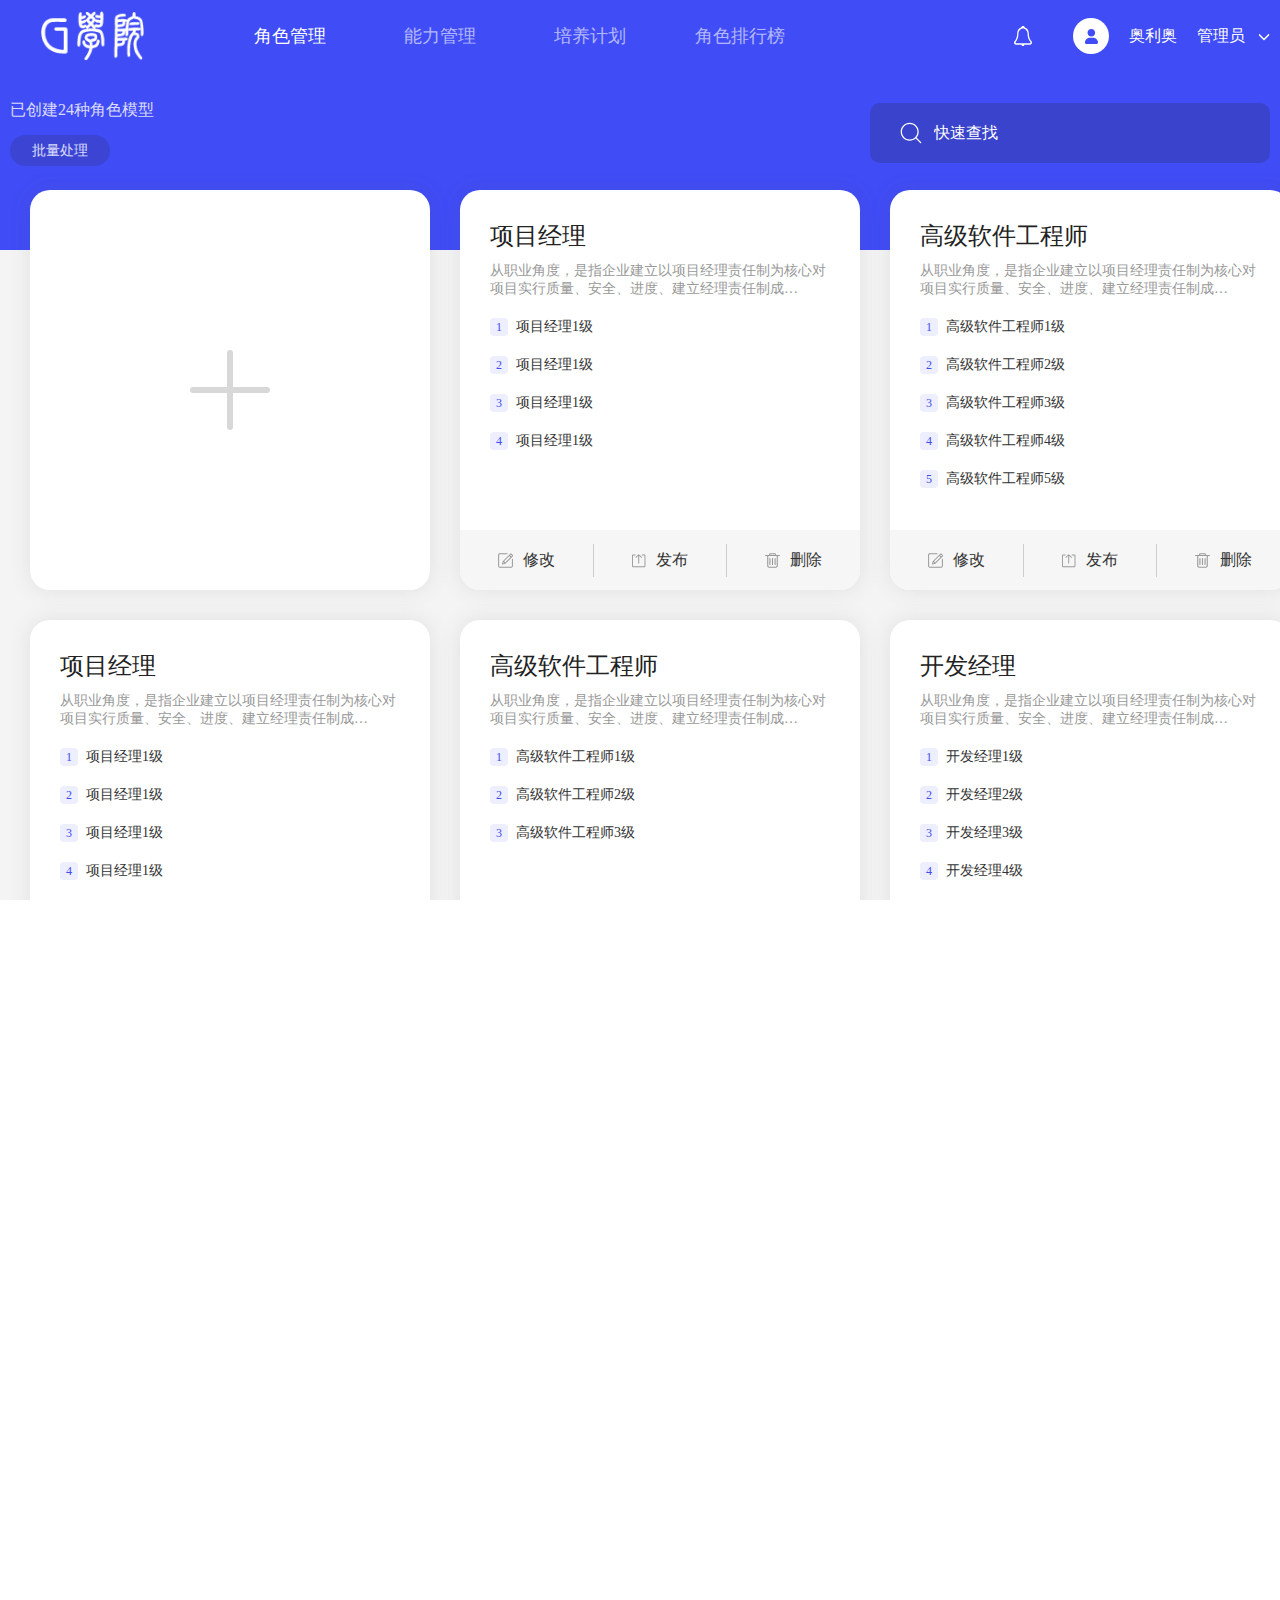
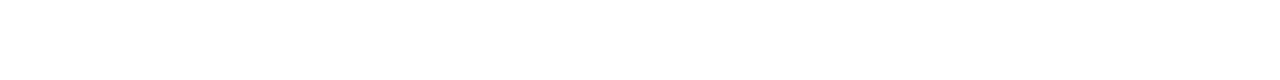
<file: demo1/index.html>
<!DOCTYPE html>
<html lang="en">
<head>
  <meta charset="UTF-8">
  <title>Title</title>
  <link href="./css/base.css" rel="stylesheet">
  <link href="./css/index.css" rel="stylesheet">
</head>
<body class="app">
<div class="g-header">
  <div class="m-con">
    <div class="m-top">
      <div class="u-logo"></div>
      <div class="u-nav">
        <span class="f-on">角色管理</span>
        <span>能力管理</span>
        <span>培养计划</span>
        <span>角色排行榜</span>
      </div>
      <div class="u-user">
        <div class="u-left">
          <span></span>
        </div>
        <div class="u-middle">
          <span></span>
          <span>奥利奥</span>
        </div>
        <div class="u-right">
          <span>管理员</span>
        </div>
      </div>
    </div>
    <div class="m-bottom">
      <div class="u-left">
        <span>已创建24种角色模型</span>
        <span>批量处理</span>
      </div>
      <div class="u-right">
        <input type="text" placeholder="快速查找">
      </div>
    </div>
  </div>
</div>
<div class="g-body">
  <div class="m-con">
    <div class="m-list">
      <div class="u-item u-add">
        <span></span>
      </div>
      <div class="u-item">
        <div class="u-tit">
          <dl>
            <dt>
              <span>项目经理</span>
            </dt>
            <dd>
              <span>从职业角度，是指企业建立以项目经理责任制为核心对项目实行质量、安全、进度、建立经理责任制成…</span>
            </dd>
          </dl>
          <ul>
            <li>
              <span>1</span>
              <span>项目经理1级</span>
            </li>
            <li>
              <span>2</span>
              <span>项目经理1级</span>
            </li>
            <li>
              <span>3</span>
              <span>项目经理1级</span>
            </li>
            <li>
              <span>4</span>
              <span>项目经理1级</span>
            </li>
          </ul>
        </div>
        <div class="u-con">
          <div class="u-btn">
            <img src="./img/icon-update.svg" alt="">
            <span>修改</span>
          </div>
          <div class="u-btn">
            <img src="./img/icon-issue.svg" alt="">
            <span>发布</span>
          </div>
          <div class="u-btn">
            <img src="./img/icon-delete.svg" alt="">
            <span>删除</span>
          </div>
        </div>
      </div>
      <div class="u-item">
        <div class="u-tit">
          <dl>
            <dt>
              <span>高级软件工程师</span>
            </dt>
            <dd>
              <span>从职业角度，是指企业建立以项目经理责任制为核心对项目实行质量、安全、进度、建立经理责任制成…</span>
            </dd>
          </dl>
          <ul>
            <li>
              <span>1</span>
              <span>高级软件工程师1级</span>
            </li>
            <li>
              <span>2</span>
              <span>高级软件工程师2级</span>
            </li>
            <li>
              <span>3</span>
              <span>高级软件工程师3级</span>
            </li>
            <li>
              <span>4</span>
              <span>高级软件工程师4级</span>
            </li>
            <li>
              <span>5</span>
              <span>高级软件工程师5级</span>
            </li>
          </ul>
        </div>
        <div class="u-con">
          <div class="u-btn">
            <img src="./img/icon-update.svg" alt="">
            <span>修改</span>
          </div>
          <div class="u-btn">
            <img src="./img/icon-issue.svg" alt="">
            <span>发布</span>
          </div>
          <div class="u-btn">
            <img src="./img/icon-delete.svg" alt="">
            <span>删除</span>
          </div>
        </div>
      </div>
      <div class="u-item">
        <div class="u-tit">
          <dl>
            <dt>
              <span>项目经理</span>
            </dt>
            <dd>
              <span>从职业角度，是指企业建立以项目经理责任制为核心对项目实行质量、安全、进度、建立经理责任制成…</span>
            </dd>
          </dl>
          <ul>
            <li>
              <span>1</span>
              <span>项目经理1级</span>
            </li>
            <li>
              <span>2</span>
              <span>项目经理1级</span>
            </li>
            <li>
              <span>3</span>
              <span>项目经理1级</span>
            </li>
            <li>
              <span>4</span>
              <span>项目经理1级</span>
            </li>
          </ul>
        </div>
        <div class="u-con">
          <div class="u-btn">
            <img src="./img/icon-update.svg" alt="">
            <span>修改</span>
          </div>
          <div class="u-btn">
            <img src="./img/icon-issue.svg" alt="">
            <span>发布</span>
          </div>
          <div class="u-btn">
            <img src="./img/icon-delete.svg" alt="">
            <span>删除</span>
          </div>
        </div>
      </div>
      <div class="u-item">
        <div class="u-tit">
          <dl>
            <dt>
              <span>高级软件工程师</span>
            </dt>
            <dd>
              <span>从职业角度，是指企业建立以项目经理责任制为核心对项目实行质量、安全、进度、建立经理责任制成…</span>
            </dd>
          </dl>
          <ul>
            <li>
              <span>1</span>
              <span>高级软件工程师1级</span>
            </li>
            <li>
              <span>2</span>
              <span>高级软件工程师2级</span>
            </li>
            <li>
              <span>3</span>
              <span>高级软件工程师3级</span>
            </li>
          </ul>
        </div>
        <div class="u-con">
          <div class="u-btn">
            <img src="./img/icon-update.svg" alt="">
            <span>修改</span>
          </div>
          <div class="u-btn">
            <img src="./img/icon-issue.svg" alt="">
            <span>发布</span>
          </div>
          <div class="u-btn">
            <img src="./img/icon-delete.svg" alt="">
            <span>删除</span>
          </div>
        </div>
      </div>
      <div class="u-item">
        <div class="u-tit">
          <dl>
            <dt>
              <span>开发经理</span>
            </dt>
            <dd>
              <span>从职业角度，是指企业建立以项目经理责任制为核心对项目实行质量、安全、进度、建立经理责任制成…</span>
            </dd>
          </dl>
          <ul>
            <li>
              <span>1</span>
              <span>开发经理1级</span>
            </li>
            <li>
              <span>2</span>
              <span>开发经理2级</span>
            </li>
            <li>
              <span>3</span>
              <span>开发经理3级</span>
            </li>
            <li>
              <span>4</span>
              <span>开发经理4级</span>
            </li>
            <li>
              <span>5</span>
              <span>开发经理5级</span>
            </li>
          </ul>
        </div>
        <div class="u-con">
          <div class="u-btn">
            <img src="./img/icon-update.svg" alt="">
            <span>修改</span>
          </div>
          <div class="u-btn">
            <img src="./img/icon-issue.svg" alt="">
            <span>发布</span>
          </div>
          <div class="u-btn">
            <img src="./img/icon-delete.svg" alt="">
            <span>删除</span>
          </div>
        </div>
      </div>
      <div class="u-item">
        <div class="u-tit">
          <dl>
            <dt>
              <span>项目经理</span>
            </dt>
            <dd>
              <span>从职业角度，是指企业建立以项目经理责任制为核心对项目实行质量、安全、进度、建立经理责任制成…</span>
            </dd>
          </dl>
          <ul>
            <li>
              <span>1</span>
              <span>项目经理1级</span>
            </li>
            <li>
              <span>2</span>
              <span>项目经理1级</span>
            </li>
            <li>
              <span>3</span>
              <span>项目经理1级</span>
            </li>
            <li>
              <span>4</span>
              <span>项目经理1级</span>
            </li>
          </ul>
        </div>
        <div class="u-con">
          <div class="u-btn">
            <img src="./img/icon-success.svg" alt="">
            <span>已发布</span>
          </div>
          <div class="u-btn">
            <img src="./img/icon-delete.svg" alt="">
            <span>删除</span>
          </div>
        </div>
      </div>
      <div class="u-item">
        <div class="u-tit">
          <dl>
            <dt>
              <span>项目经理</span>
            </dt>
            <dd>
              <span>从职业角度，是指企业建立以项目经理责任制为核心对项目实行质量、安全、进度、建立经理责任制成…</span>
            </dd>
          </dl>
          <ul>
            <li>
              <span>1</span>
              <span>项目经理1级</span>
            </li>
            <li>
              <span>2</span>
              <span>项目经理1级</span>
            </li>
            <li>
              <span>3</span>
              <span>项目经理1级</span>
            </li>
          </ul>
        </div>
        <div class="u-con">
          <div class="u-btn">
            <img src="./img/icon-success.svg" alt="">
            <span>已发布</span>
          </div>
          <div class="u-btn">
            <img src="./img/icon-delete.svg" alt="">
            <span>删除</span>
          </div>
        </div>
      </div>
      <div class="u-item">
        <div class="u-tit">
          <dl>
            <dt>
              <span>开发经理</span>
            </dt>
            <dd>
              <span>从职业角度，是指企业建立以项目经理责任制为核心对项目实行质量、安全、进度、建立经理责任制成…</span>
            </dd>
          </dl>
          <ul>
            <li>
              <span>1</span>
              <span>开发经理1级</span>
            </li>
            <li>
              <span>2</span>
              <span>开发经理2级</span>
            </li>
            <li>
              <span>3</span>
              <span>开发经理3级</span>
            </li>
            <li>
              <span>4</span>
              <span>开发经理4级</span>
            </li>
            <li>
              <span>5</span>
              <span>开发经理5级</span>
            </li>
          </ul>
        </div>
        <div class="u-con">
          <div class="u-btn">
            <img src="./img/icon-success.svg" alt="">
            <span>已发布</span>
          </div>
          <div class="u-btn">
            <img src="./img/icon-delete.svg" alt="">
            <span>删除</span>
          </div>
        </div>
      </div>
    </div>
    <div class="m-page">
      <div class="u-left">
        <span>上一页</span>
      </div>
      <div class="u-middle">
        <span class="f-on">1</span>
        <span>2</span>
        <span>3</span>
        <span>4</span>
        <span>5</span>
      </div>
      <div class="u-right">
        <span>下一页</span>
      </div>
    </div>
  </div>
</div>
<div class="g-footer">
  <span>版权所有：中国航信重庆研发中心   Copyright © 2015 All Rights Reserved </span>
</div>
</body>
</html>
</file>
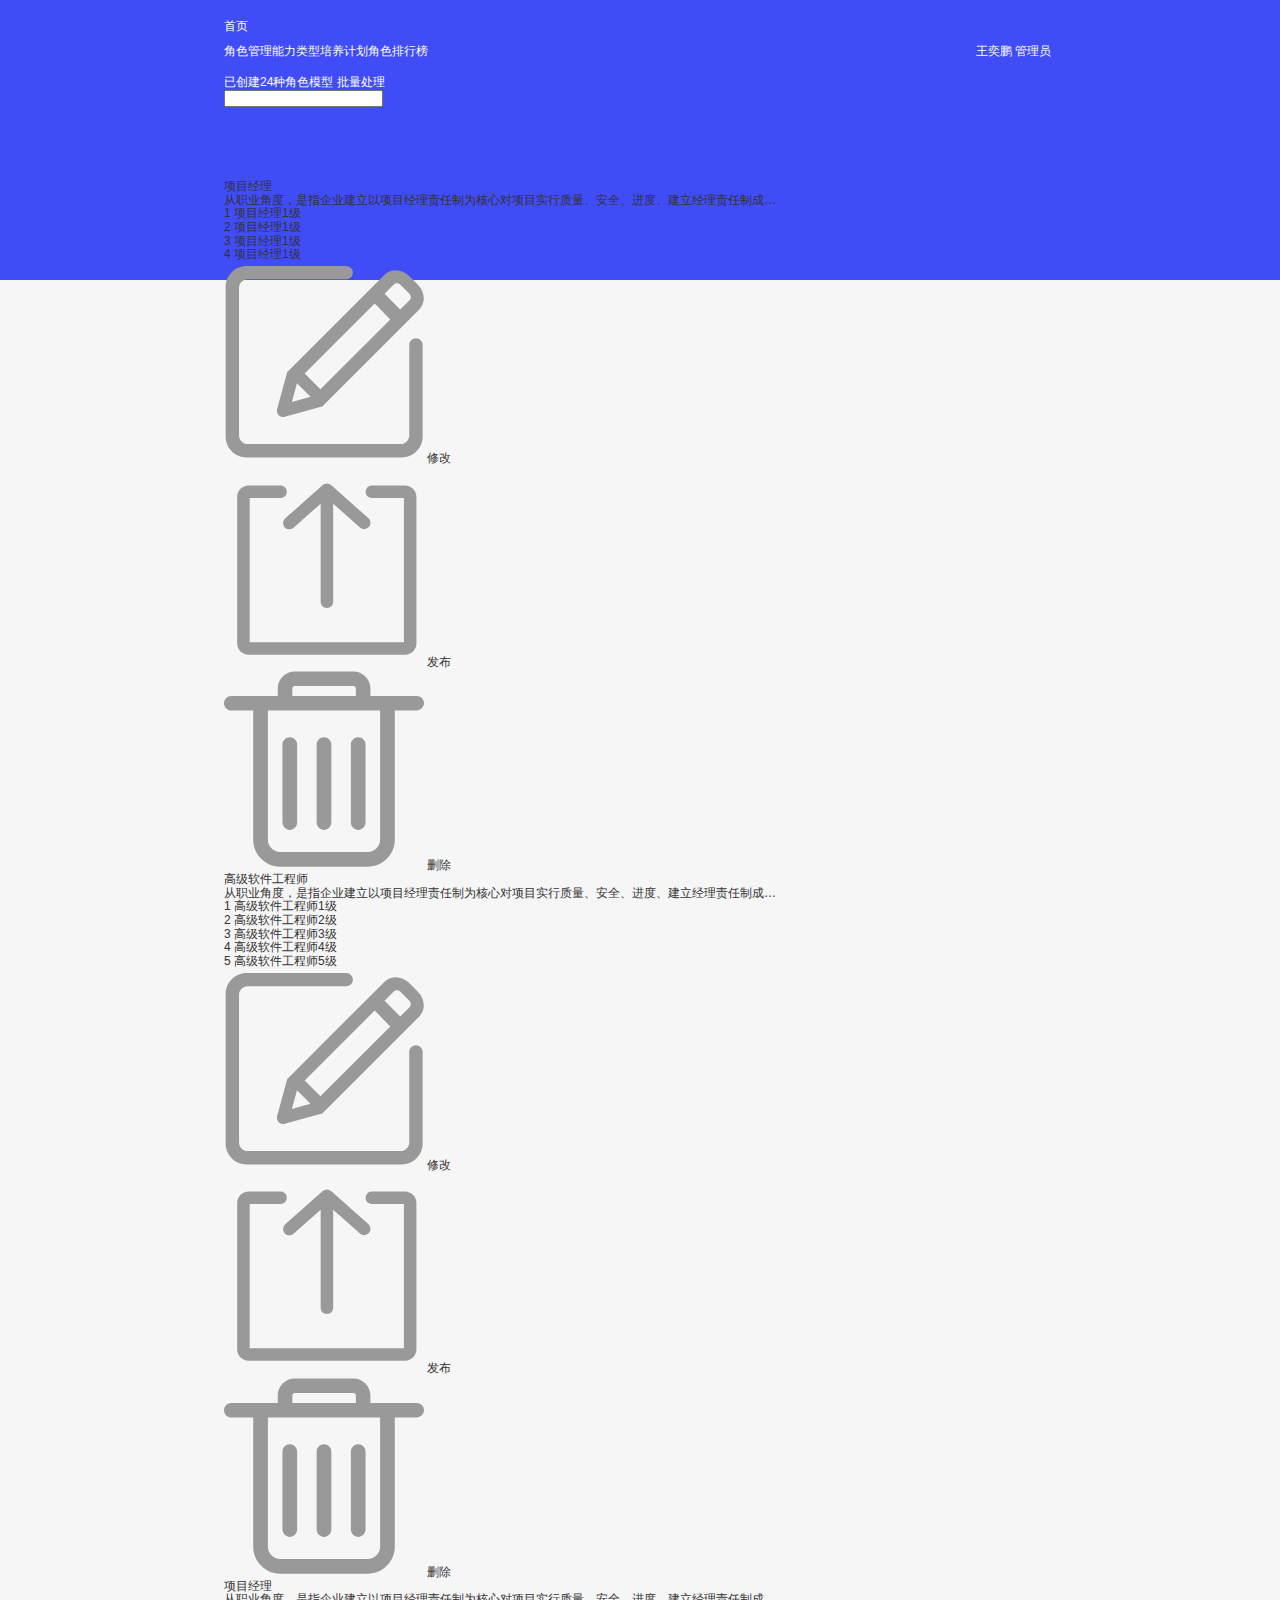
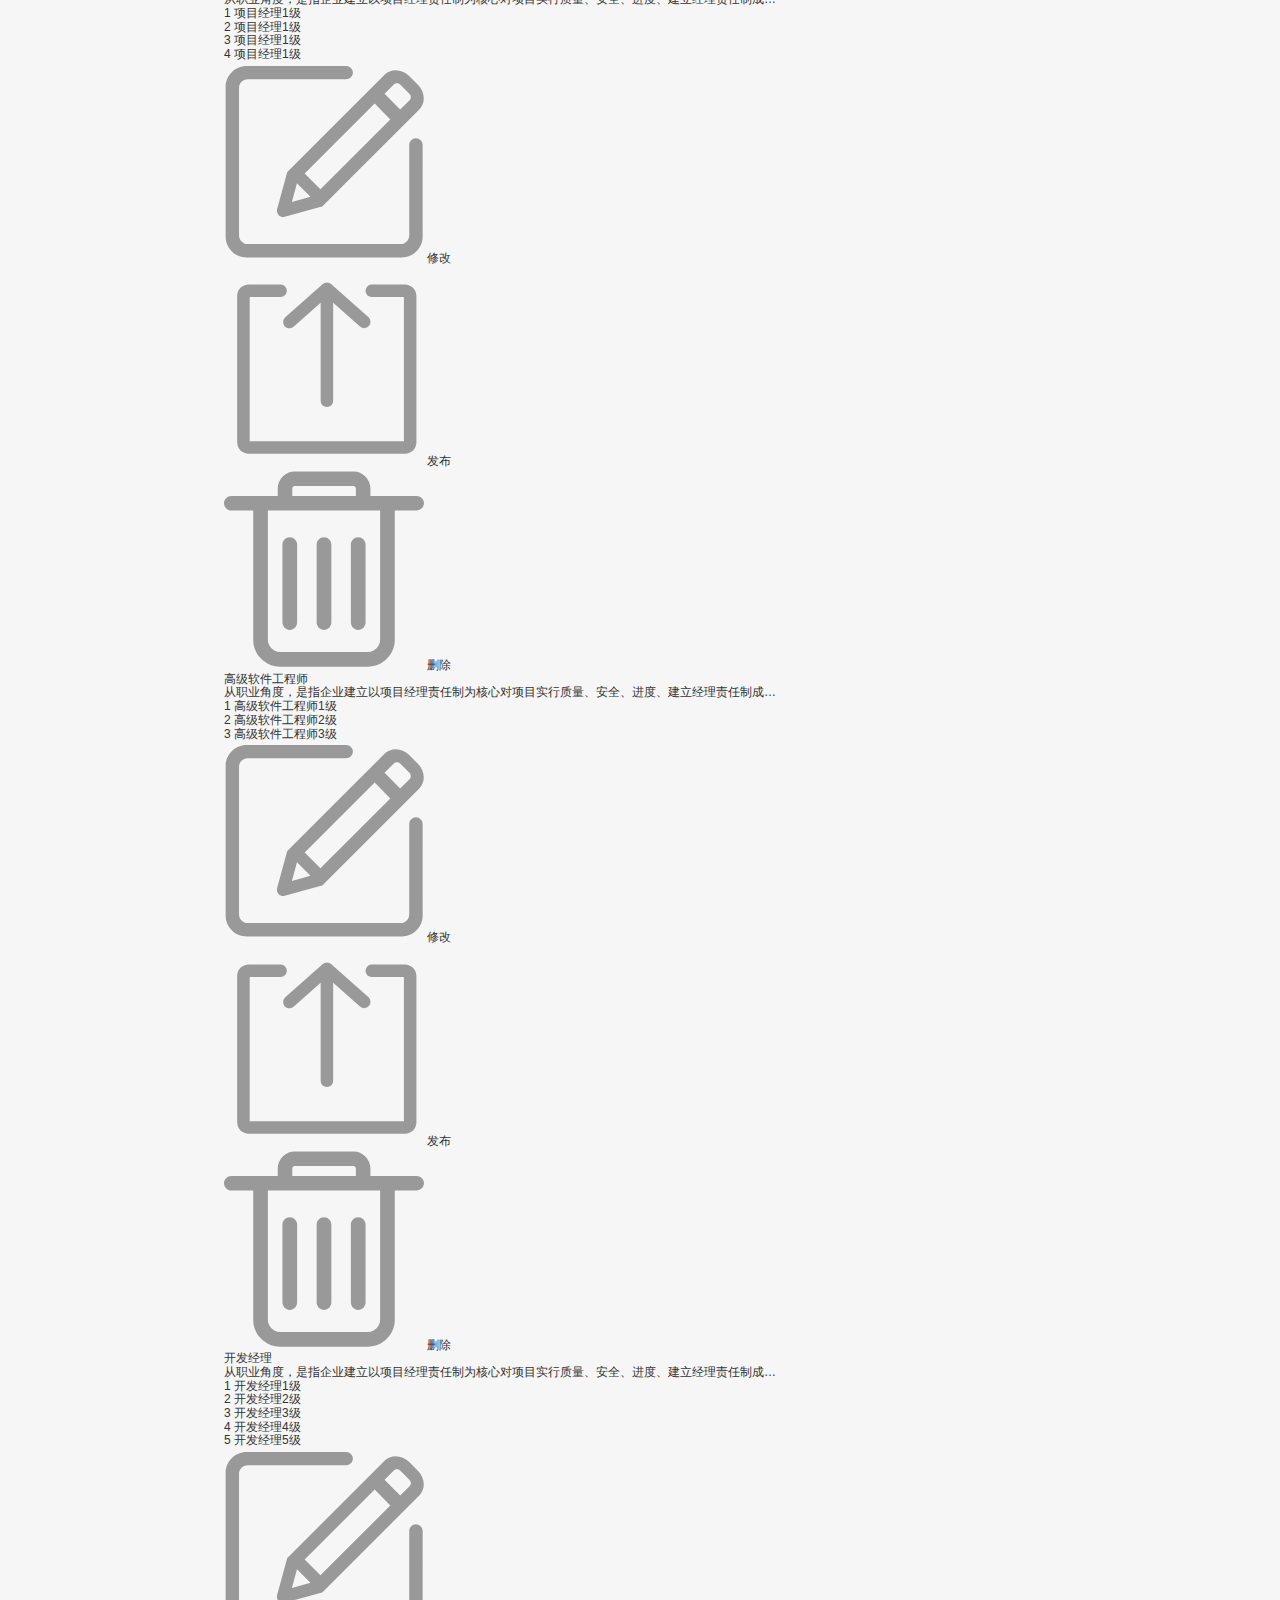
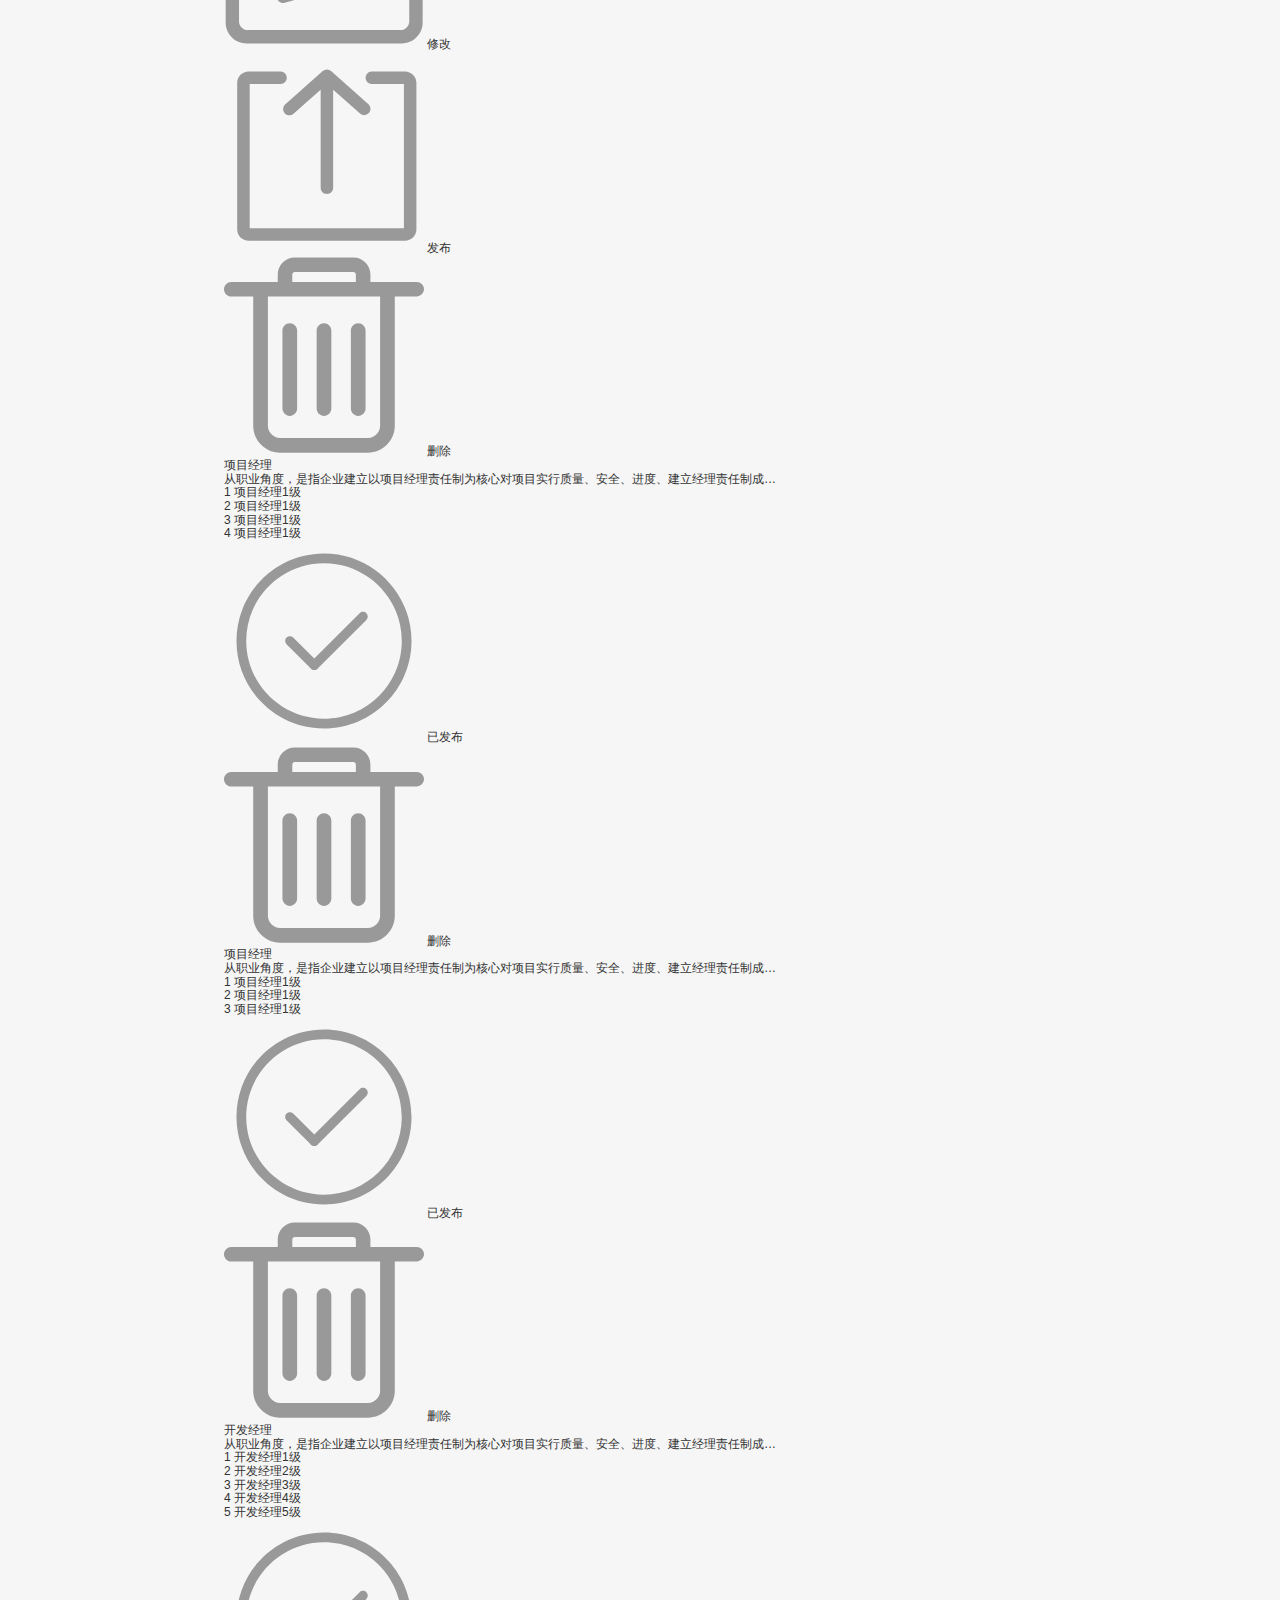
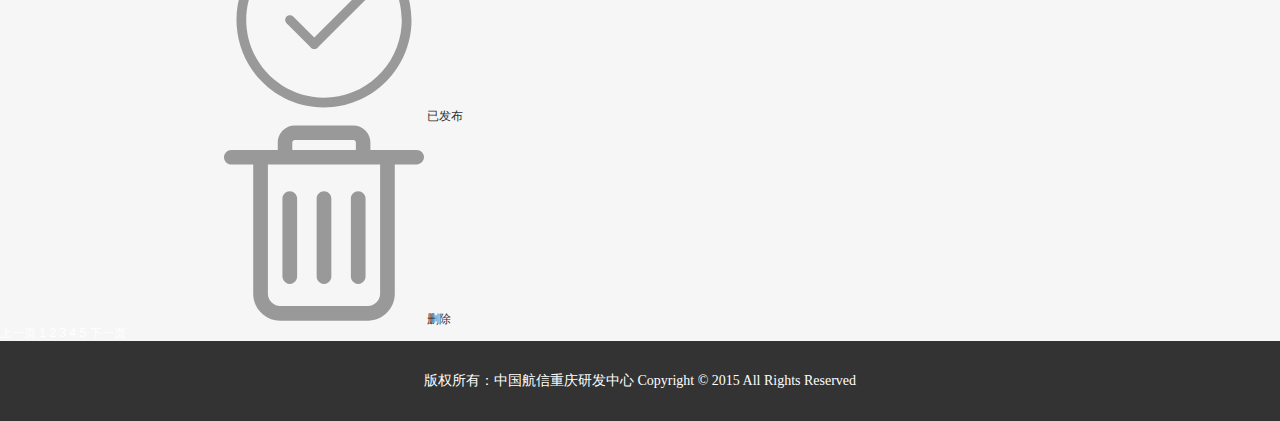
<file: Demo2/index.html>
﻿<!DOCTYPE html>
<html>
<head>
<meta charset="utf-8"/>
<title>G学院首页</title>
<meta name="keywords" content="G学院"/>
<meta name="description" content="角色管理 角色类型"/>
<meta name="viewport" content="width=device-width"/>
<link rel="stylesheet" href="css/reset.css"/>
<link rel="stylesheet" href="css/style.css">
</head>
<body>
<div class="g-doc">
    <div class="g-hd">
        <div class="m-con">
            <div class="m-top">
                <div class="u-logo">
                    <span ></span>
                    <label>首页</label>
                </div>
                <div class="u-nav">
                    <label class="z-sel">角色管理</label>
                    <label >能力类型</label>
                    <label >培养计划</label>
                    <label >角色排行榜</label>
                </div>
                <div class="u-user">
                    <span class="u-tips"></span>
                    <span class="u-avatar"></span>
                    <label>王奕鹏 管理员</label>
                    <span class="u-arrow"></span>
                </div>
            </div>
            <div class="m-bottom">
            <div class="u-left">
                <label>已创建24种角色模型</label>
                <label>批量处理</label>
            </div>
            <div class="u-right">
                <input type="text" placeholder="快速查找">
            </div>
            </div>
        </div>
    </div>
    <div class="g-bd">
        <div class="m-con">
            <!-- 角色部分 -->
            <div class="u-item u-add">
                <div></div>
            </div>
            <div class="u-item">
                <div class="u-tit">
                    <dl>
                        <dt>
                            <span>项目经理</span>
                        </dt>
                        <dd>
                            <span>从职业角度，是指企业建立以项目经理责任制为核心对项目实行质量、安全、进度、建立经理责任制成…</span>
                        </dd>
                    </dl>
                    <ul>
                        <li>
                            <span>1</span>
                            <span>项目经理1级</span>
                        </li>
                        <li>
                            <span>2</span>
                            <span>项目经理1级</span>
                        </li>
                        <li>
                            <span>3</span>
                            <span>项目经理1级</span>
                        </li>
                        <li>
                            <span>4</span>
                            <span>项目经理1级</span>
                        </li>
                    </ul>
                </div>
                <div class="u-con">
                    <div class="u-btn">
                        <img src="./img/icon-update.svg" alt="">
                        <span>修改</span>
                    </div>
                    <div class="u-btn">
                        <img src="./img/icon-issue.svg" alt="">
                        <span>发布</span>
                    </div>
                    <div class="u-btn">
                        <img src="./img/icon-delete.svg" alt="">
                        <span>删除</span>
                    </div>
                </div>
            </div>
            <div class="u-item mR0">
                <div class="u-tit">
                <dl>
                    <dt>
                    <span>高级软件工程师</span>
                    </dt>
                    <dd>
                    <span>从职业角度，是指企业建立以项目经理责任制为核心对项目实行质量、安全、进度、建立经理责任制成…</span>
                    </dd>
                </dl>
                <ul>
                    <li>
                    <span>1</span>
                    <span>高级软件工程师1级</span>
                    </li>
                    <li>
                    <span>2</span>
                    <span>高级软件工程师2级</span>
                    </li>
                    <li>
                    <span>3</span>
                    <span>高级软件工程师3级</span>
                    </li>
                    <li>
                    <span>4</span>
                    <span>高级软件工程师4级</span>
                    </li>
                    <li>
                    <span>5</span>
                    <span>高级软件工程师5级</span>
                    </li>
                </ul>
                </div>
                <div class="u-con">
                <div class="u-btn">
                    <img src="./img/icon-update.svg" alt="">
                    <span>修改</span>
                </div>
                <div class="u-btn">
                    <img src="./img/icon-issue.svg" alt="">
                    <span>发布</span>
                </div>
                <div class="u-btn">
                    <img src="./img/icon-delete.svg" alt="">
                    <span>删除</span>
                </div>
                </div>
            </div>
            <div class="u-item">
                <div class="u-tit">
                <dl>
                    <dt>
                    <span>项目经理</span>
                    </dt>
                    <dd>
                    <span>从职业角度，是指企业建立以项目经理责任制为核心对项目实行质量、安全、进度、建立经理责任制成…</span>
                    </dd>
                </dl>
                <ul>
                    <li>
                    <span>1</span>
                    <span>项目经理1级</span>
                    </li>
                    <li>
                    <span>2</span>
                    <span>项目经理1级</span>
                    </li>
                    <li>
                    <span>3</span>
                    <span>项目经理1级</span>
                    </li>
                    <li>
                    <span>4</span>
                    <span>项目经理1级</span>
                    </li>
                </ul>
                </div>
                <div class="u-con">
                <div class="u-btn">
                    <img src="./img/icon-update.svg" alt="">
                    <span>修改</span>
                </div>
                <div class="u-btn">
                    <img src="./img/icon-issue.svg" alt="">
                    <span>发布</span>
                </div>
                <div class="u-btn">
                    <img src="./img/icon-delete.svg" alt="">
                    <span>删除</span>
                </div>
                </div>
            </div>
            <div class="u-item">
                <div class="u-tit">
                <dl>
                    <dt>
                    <span>高级软件工程师</span>
                    </dt>
                    <dd>
                    <span>从职业角度，是指企业建立以项目经理责任制为核心对项目实行质量、安全、进度、建立经理责任制成…</span>
                    </dd>
                </dl>
                <ul>
                    <li>
                    <span>1</span>
                    <span>高级软件工程师1级</span>
                    </li>
                    <li>
                    <span>2</span>
                    <span>高级软件工程师2级</span>
                    </li>
                    <li>
                    <span>3</span>
                    <span>高级软件工程师3级</span>
                    </li>
                </ul>
                </div>
                <div class="u-con">
                <div class="u-btn">
                    <img src="./img/icon-update.svg" alt="">
                    <span>修改</span>
                </div>
                <div class="u-btn">
                    <img src="./img/icon-issue.svg" alt="">
                    <span>发布</span>
                </div>
                <div class="u-btn">
                    <img src="./img/icon-delete.svg" alt="">
                    <span>删除</span>
                </div>
                </div>
            </div>
            <div class="u-item mR0">
                <div class="u-tit">
                <dl>
                    <dt>
                    <span>开发经理</span>
                    </dt>
                    <dd>
                    <span>从职业角度，是指企业建立以项目经理责任制为核心对项目实行质量、安全、进度、建立经理责任制成…</span>
                    </dd>
                </dl>
                <ul>
                    <li>
                    <span>1</span>
                    <span>开发经理1级</span>
                    </li>
                    <li>
                    <span>2</span>
                    <span>开发经理2级</span>
                    </li>
                    <li>
                    <span>3</span>
                    <span>开发经理3级</span>
                    </li>
                    <li>
                    <span>4</span>
                    <span>开发经理4级</span>
                    </li>
                    <li>
                    <span>5</span>
                    <span>开发经理5级</span>
                    </li>
                </ul>
                </div>
                <div class="u-con">
                <div class="u-btn">
                    <img src="./img/icon-update.svg" alt="">
                    <span>修改</span>
                </div>
                <div class="u-btn">
                    <img src="./img/icon-issue.svg" alt="">
                    <span>发布</span>
                </div>
                <div class="u-btn">
                    <img src="./img/icon-delete.svg" alt="">
                    <span>删除</span>
                </div>
                </div>
            </div>
            <div class="u-item">
                <div class="u-tit">
                <dl>
                    <dt>
                    <span>项目经理</span>
                    </dt>
                    <dd>
                    <span>从职业角度，是指企业建立以项目经理责任制为核心对项目实行质量、安全、进度、建立经理责任制成…</span>
                    </dd>
                </dl>
                <ul>
                    <li>
                    <span>1</span>
                    <span>项目经理1级</span>
                    </li>
                    <li>
                    <span>2</span>
                    <span>项目经理1级</span>
                    </li>
                    <li>
                    <span>3</span>
                    <span>项目经理1级</span>
                    </li>
                    <li>
                    <span>4</span>
                    <span>项目经理1级</span>
                    </li>
                </ul>
                </div>
                <div class="u-con">
                <div class="u-btn">
                    <img src="./img/icon-success.svg" alt="">
                    <span>已发布</span>
                </div>
                <div class="u-btn">
                    <img src="./img/icon-delete.svg" alt="">
                    <span>删除</span>
                </div>
                </div>
            </div>
            <div class="u-item">
                <div class="u-tit">
                <dl>
                    <dt>
                    <span>项目经理</span>
                    </dt>
                    <dd>
                    <span>从职业角度，是指企业建立以项目经理责任制为核心对项目实行质量、安全、进度、建立经理责任制成…</span>
                    </dd>
                </dl>
                <ul>
                    <li>
                    <span>1</span>
                    <span>项目经理1级</span>
                    </li>
                    <li>
                    <span>2</span>
                    <span>项目经理1级</span>
                    </li>
                    <li>
                    <span>3</span>
                    <span>项目经理1级</span>
                    </li>
                </ul>
                </div>
                <div class="u-con">
                <div class="u-btn">
                    <img src="./img/icon-success.svg" alt="">
                    <span>已发布</span>
                </div>
                <div class="u-btn">
                    <img src="./img/icon-delete.svg" alt="">
                    <span>删除</span>
                </div>
                </div>
            </div>
            <div class="u-item mR0">
                <div class="u-tit">
                <dl>
                    <dt>
                    <span>开发经理</span>
                    </dt>
                    <dd>
                    <span>从职业角度，是指企业建立以项目经理责任制为核心对项目实行质量、安全、进度、建立经理责任制成…</span>
                    </dd>
                </dl>
                <ul>
                    <li>
                    <span>1</span>
                    <span>开发经理1级</span>
                    </li>
                    <li>
                    <span>2</span>
                    <span>开发经理2级</span>
                    </li>
                    <li>
                    <span>3</span>
                    <span>开发经理3级</span>
                    </li>
                    <li>
                    <span>4</span>
                    <span>开发经理4级</span>
                    </li>
                    <li>
                    <span>5</span>
                    <span>开发经理5级</span>
                    </li>
                </ul>
                </div>
                <div class="u-con">
                <div class="u-btn">
                    <img src="./img/icon-success.svg" alt="">
                    <span>已发布</span>
                </div>
                <div class="u-btn">
                    <img src="./img/icon-delete.svg" alt="">
                    <span>删除</span>
                </div>
                </div>
            </div>
        </div>
        <!-- 角色部分/ -->

        <!-- 分页 -->
        <div class="m-page">
          <label>上一页</label>
          <label class="z-sel">1</label>
          <label>2</label>
          <label>3</label>
          <label>4</label>
          <label>5</label>
          <label>下一页</label>
        </div>
        <!-- 分页/-->
      </div>
    </div>
    <div class="g-ft">
      <label>版权所有：中国航信重庆研发中心   Copyright © 2015 All Rights Reserved </label>
    </div>
</div>
</body>
</html>
</file>
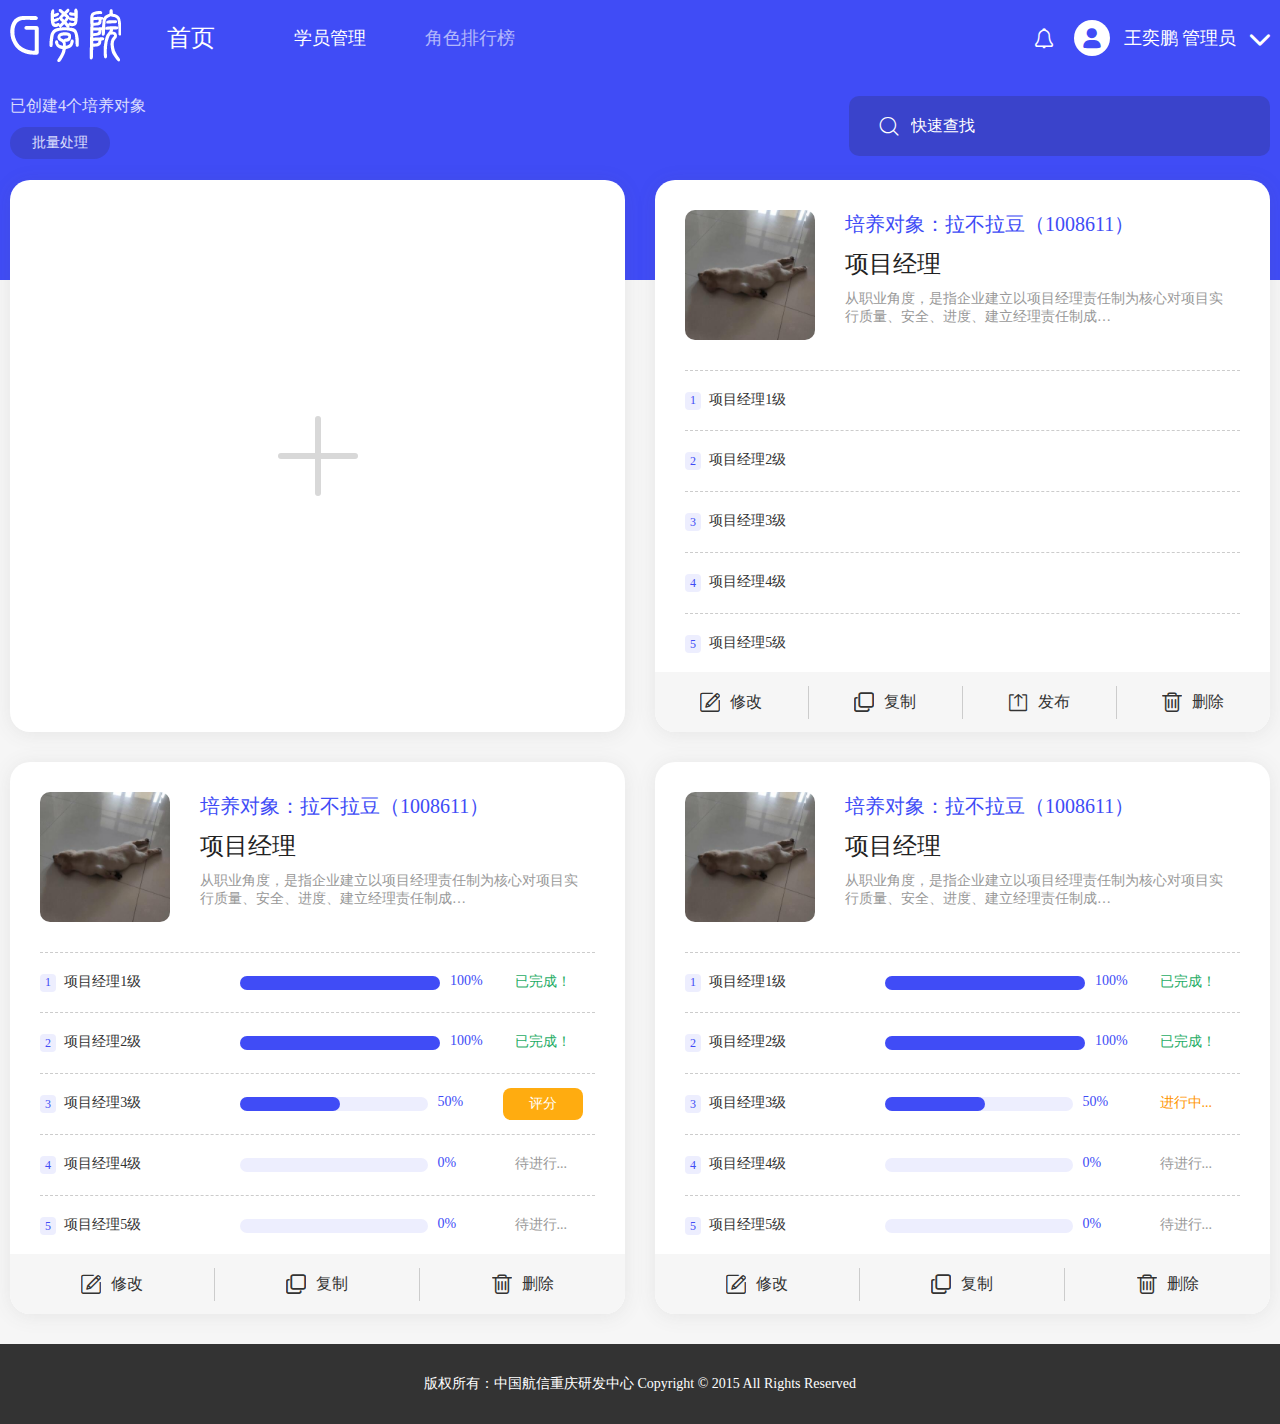
<file: Demo3/index.html>
﻿<!DOCTYPE html>
<html>
<head>
<meta charset="utf-8"/>
<title>G学员管理</title>
<meta name="keywords" content="学员管理"/>
<meta name="description" content="学员管理 角色排行榜"/>
<meta name="viewport" content="width=device-width"/>
<link rel="stylesheet" href="css/reset.css"/>
<link rel="stylesheet" href="css/font.css">
<link rel="stylesheet" href="css/style.css">
</head>
<body>
<div class="g-doc">
    <div class="g-hd">
        <div class="m-con">
            <div class="m-top">
                <div class="u-logo">
                    <span ></span>
                    <label>首页</label>
                </div>
                <div class="u-nav">
                    <label class="z-sel">学员管理</label>
                    <label >角色排行榜</label>
                </div>
                <div class="u-user">
                    <i class="icon-system-04"></i>
                    <i class="icon-system-01"></i>                    
                    <span class="u-tips"></span>
                    <span class="u-avatar"></span>
                    <label>王奕鹏 管理员</label>
                    <i class="icon-system-07"></i>
                </div>
            </div>
            <div class="m-bottom">
            <div class="u-left">
                <label>已创建4个培养对象</label>
                <label>批量处理</label>
            </div>
            <div class="u-right">
                <i class="icon-system-05"></i>
                <input type="text" placeholder="快速查找">
            </div>
            </div>
        </div>
    </div>
    <div class="g-bd">
        <div class="m-con">
            <!-- 角色部分 -->
            <div class="u-item u-add">
                <div></div>
            </div>
            <div class="u-item mR0">
                <div class="u-tit">
                    <div class="u-hd">
                        <div class="u-left">
                            <span></span>
                        </div>
                        <div class="u-right">
                            <div class="u-name">培养对象：拉不拉豆（1008611）</div>
                            <dl>                                
                                <dt>
                                    <span>项目经理</span>
                                </dt>
                                <dd>
                                    <span>从职业角度，是指企业建立以项目经理责任制为核心对项目实行质量、安全、进度、建立经理责任制成…</span>
                                </dd>
                            </dl>
                        </div>
                    </div>
                    <ul>
                        <li>
                            <div class="u-list-left">
                                <span>1</span>
                                <span>项目经理1级</span>
                            </div>
                        </li>
                        <li>
                            <div class="u-list-left">
                                <span>2</span>
                                <span>项目经理2级</span>
                            </div>
                        </li>
                        <li>
                            <div class="u-list-left">
                                <span>3</span>
                                <span>项目经理3级</span>
                            </div>
                        </li>
                        <li>
                            <div class="u-list-left">
                                <span>4</span>
                                <span>项目经理4级</span>
                            </div>
                        </li>
                        <li>
                            <div class="u-list-left">
                                <span>5</span>
                                <span>项目经理5级</span>
                            </div>                        
                        </li>
                    </ul>
                </div>
                <div class="u-con">
                    <div class="u-btn">
                        <i class="icon-system-02"></i>
                        <span>修改</span>
                    </div>
                    <div class="u-btn">
                        <i class="icon-system-08"></i>
                        <span>复制</span>
                    </div>
                    <div class="u-btn">
                        <i class="icon-system-09"></i>
                        <span>发布</span>
                    </div>
                    <div class="u-btn">
                        <i class="icon-system-06"></i>
                        <span>删除</span>
                    </div>
                </div>
            </div>
            <div class="u-item">
                <div class="u-tit">
                    <div class="u-hd">
                        <div class="u-left">
                            <span></span>
                        </div>
                        <div class="u-right">
                            <div class="u-name">培养对象：拉不拉豆（1008611）</div>
                            <dl>                                
                                <dt>
                                    <span>项目经理</span>
                                </dt>
                                <dd>
                                    <span>从职业角度，是指企业建立以项目经理责任制为核心对项目实行质量、安全、进度、建立经理责任制成…</span>
                                </dd>
                            </dl>
                        </div>
                    </div>
                    <ul>
                        <li>
                            <div class="u-list-left">
                                <span>1</span>
                                <span>项目经理1级</span>
                            </div>
                            <div class="u-list-mid">
                                <div class="u-progress">
                                    <div class="u-completed"></div>                                
                                </div>
                                <span>100%</span>
                            </div >
                            <div class="u-list-right">
                                <span class="z-completed">已完成！</span>
                            </div>
                        </li>
                        <li>
                            <div class="u-list-left">
                                <span>2</span>
                                <span>项目经理2级</span>
                            </div>
                            <div class="u-list-mid">
                                <div class="u-progress">
                                    <div class="u-completed"></div>
                                </div>
                                <span>100%</span>
                            </div >
                            <div class="u-list-right">
                                <span class="z-completed">已完成！</span>
                            </div>
                        </li>
                        <li>
                            <div class="u-list-left">
                                <span>3</span>
                                <span>项目经理3级</span>
                            </div>
                            <div class="u-list-mid">
                                <div class="u-progress">
                                    <div class="u-half-completed"></div>                
                                </div>
                                <span>50%</span>
                            </div >
                            <div class="u-list-right">
                                <span class="z-score">评分</span>
                            </div>
                        </li>
                        <li>
                            <div class="u-list-left">
                                <span>4</span>
                                <span>项目经理4级</span>
                            </div>
                            <div class="u-list-mid">
                                <div class="u-progress">
                                </div>
                                <span>0%</span>
                            </div >
                            <div class="u-list-right">
                                <span class="z-pending">待进行...</span>
                            </div>
                        </li>
                        <li>
                            <div class="u-list-left">
                                <span>5</span>
                                <span>项目经理5级</span>
                            </div>
                            <div class="u-list-mid">
                                <div class="u-progress">
                                </div>
                                <span>0%</span>
                            </div >
                            <div class="u-list-right">
                                <span class="z-pending">待进行...</span>
                            </div>
                        </li>
                    </ul>
                </div>
                <div class="u-con">
                    <div class="u-btn">
                        <i class="icon-system-02"></i>
                        <span>修改</span>
                    </div>
                    <div class="u-btn">
                        <i class="icon-system-08"></i>
                        <span>复制</span>
                    </div>
                    <div class="u-btn">
                        <i class="icon-system-06"></i>
                        <span>删除</span>
                    </div>
                </div>
            </div>
            <div class="u-item mR0">
                <div class="u-tit">
                    <div class="u-hd">
                        <div class="u-left">
                            <span></span>
                        </div>
                        <div class="u-right">
                            <div class="u-name">培养对象：拉不拉豆（1008611）</div>
                            <dl>                                
                                <dt>
                                    <span>项目经理</span>
                                </dt>
                                <dd>
                                    <span>从职业角度，是指企业建立以项目经理责任制为核心对项目实行质量、安全、进度、建立经理责任制成…</span>
                                </dd>
                            </dl>
                        </div>
                    </div>
                    <ul>
                        <li>
                            <div class="u-list-left">
                                <span>1</span>
                                <span>项目经理1级</span>
                            </div>
                            
                            <div class="u-list-mid">
                                <div class="u-progress">
                                    <div class="u-completed"></div>                                
                                </div>
                                <span>100%</span>
                            </div >
                            <div class="u-list-right">
                                <span class="z-completed">已完成！</span>
                            </div>
                        </li>
                        <li>
                            <div class="u-list-left">
                                <span>2</span>
                                <span>项目经理2级</span>
                            </div>
                            
                            <div class="u-list-mid">
                                <div class="u-progress">
                                    <div class="u-completed"></div>
                                </div>
                                <span>100%</span>
                            </div >
                            <div class="u-list-right">
                                <span class="z-completed">已完成！</span>
                            </div>
                        </li>
                        <li>
                            <div class="u-list-left">
                                <span>3</span>
                                <span>项目经理3级</span>
                            </div>
                            <div class="u-list-mid">
                                <div class="u-progress">
                                    <div class="u-half-completed"></div>                
                                </div>
                                <span>50%</span>
                            </div >
                            <div class="u-list-right">
                                <span class="z-doing">进行中...</span>
                            </div>
                        </li>
                        <li>
                            <div class="u-list-left">
                                <span>4</span>
                                <span>项目经理4级</span>
                            </div>
                            <div class="u-list-mid">
                                <div class="u-progress">
                                                                  
                                </div>
                                <span>0%</span>
                            </div >
                            <div class="u-list-right">
                                <span class="z-pending">待进行...</span>
                            </div>
                        </li>
                        <li>
                            <div class="u-list-left">
                                <span>5</span>
                                <span>项目经理5级</span>
                            </div>
                            <div class="u-list-mid">
                                <div class="u-progress">
                                                                  
                                </div>
                                <span>0%</span>
                            </div >
                            <div class="u-list-right">
                                <span class="z-pending">待进行...</span>
                            </div>
                        </li>
                    </ul>
                </div>
                <div class="u-con">
                    <div class="u-btn">
                        <i class="icon-system-02"></i>
                        <span>修改</span>
                    </div>
                    <div class="u-btn">
                        <i class="icon-system-08"></i>
                        <span>复制</span>
                    </div>
                    <div class="u-btn">
                        <i class="icon-system-06"></i>
                        <span>删除</span>
                    </div>
                </div>
            </div>
        </div>
        <!-- 角色部分/ -->
      </div>
    </div>
    <div class="g-ft">
      <label>版权所有：中国航信重庆研发中心   Copyright © 2015 All Rights Reserved </label>
    </div>
</div>
</body>
</html>
</file>
<file: demo1/css/base.css>
* {
    font-family: "Microsoft YaHei";
}

html, body {
    overflow: hidden;
    width: 100%;
    height: 100%;
    margin: 0;
    padding: 0;
}

ul, li, dl, dt, dd {
    list-style: none;
    padding: 0;
    margin: 0;
}

input, textarea, button, textarea {
    outline: none;
    border: none;
}
</file>
<file: demo1/css/index.css>
.app {
    overflow: auto;
    width: 100%;
    height: 100%;
}

.app .g-header {
    overflow: hidden;
    width: 100%;
    height: 280px;
    background-color: #404CF6;
}

.app .g-header .m-con {
    overflow: hidden;
    width: 1260px;
    height: 100%;
    margin: 0 auto;
}

.app .g-header .m-con .m-top {
    display: flex;
    align-items: center;
    overflow: hidden;
    width: 100%;
    height: 72px;
}

.app .g-header .m-con .m-top .u-logo {
    display: flex;
    justify-content: center;
    align-items: center;
    flex-shrink: 0;
    overflow: hidden;
    width: 165px;
    height: 100%;
    background-image: url("../img/logo.png");
    background-position: center;
    background-repeat: no-repeat;
    background-size: auto 70%;
}

.app .g-header .m-con .m-top .u-nav {
    display: flex;
    align-items: center;
    flex-shrink: 0;
    overflow: hidden;
    height: 100%;
    margin: 0 0 0 40px;
}

.app .g-header .m-con .m-top .u-nav span {
    display: flex;
    justify-content: center;
    align-items: center;
    width: 150px;
    height: 100%;
    cursor: pointer;
    opacity: 0.6;
    font-size: 18px;
    color: #fff;
}

.app .g-header .m-con .m-top .u-nav span.f-on {
    opacity: 1;
}

.app .g-header .m-con .m-top .u-user {
    display: flex;
    justify-content: flex-end;
    align-items: center;
    overflow: hidden;
    width: 100%;
    height: 100%;
}

.app .g-header .m-con .m-top .u-user .u-left {
    display: flex;
    justify-content: center;
    align-items: center;
    overflow: hidden;
    height: 100%;
    box-sizing: border-box;
    padding: 0 20px;
}

.app .g-header .m-con .m-top .u-user .u-left span {
    display: flex;
    width: 20px;
    height: 22px;
    background-image: url("../img/icon-warning.svg");
    background-size: 100% 100%;
    background-position: center;
    background-repeat: no-repeat;
}

.app .g-header .m-con .m-top .u-user .u-middle {
    display: flex;
    justify-content: center;
    align-items: center;
    overflow: hidden;
    height: 100%;
    box-sizing: border-box;
    padding: 0 20px;
}

.app .g-header .m-con .m-top .u-user .u-middle span {
    font-size: 16px;
    color: #FFFFFF;
}

.app .g-header .m-con .m-top .u-user .u-middle span:nth-child(1) {
    display: flex;
    justify-content: center;
    align-items: center;
    overflow: hidden;
    width: 36px;
    height: 36px;
    box-sizing: border-box;
    margin: 0 20px 0 0;
    border-radius: 50%;
    background-color: #fff;
}

.app .g-header .m-con .m-top .u-user .u-middle span:nth-child(1):after {
    content: '';
    display: flex;
    width: 15px;
    height: 15px;
    background-image: url("../img/icon-user.svg");
    background-repeat: no-repeat;
    background-size: 100%;
    background-position: center;

}

.app .g-header .m-con .m-top .u-user .u-right {
    display: flex;
    align-items: center;
    overflow: hidden;
    height: 100%;
    cursor: pointer;
}

.app .g-header .m-con .m-top .u-user .u-right:after {
    content: '';
    overflow: hidden;
    width: 11px;
    height: 18px;
    margin: 0 0 0 14px;
    background-image: url("../img/icon-arrows.svg");
    background-size: 11px;
    background-position: center;
    background-repeat: no-repeat;
    transform: rotate(90deg);
}

.app .g-header .m-con .m-top .u-user .u-right span {
    font-size: 16px;
    color: #FFFFFF;
}

.app .g-header .m-con .m-bottom {
    display: flex;
    justify-content: space-between;
    align-items: center;
    overflow: hidden;
    width: 100%;
    height: 66px;
    margin: 28px 0 0 0;
}

.app .g-header .m-con .m-bottom .u-left {
    display: flex;
    flex-direction: column;
    justify-content: center;
    overflow: hidden;
    height: 100%;
}

.app .g-header .m-con .m-bottom .u-left span:nth-child(1) {
    display: flex;
    opacity: .8;
    font-size: 16px;
    color: #FFFFFF;
}

.app .g-header .m-con .m-bottom .u-left span:nth-child(2) {
    display: flex;
    justify-content: center;
    align-items: center;
    width: 100px;
    height: 32px;
    margin: 14px 0 0 0;
    border-radius: 20px;
    opacity: .8;
    cursor: pointer;
    background-color: rgba(34, 34, 34, 0.20);
    font-size: 14px;
    color: #FFFFFF;
}

.app .g-header .m-con .m-bottom .u-right {
    display: flex;
    align-items: center;
    overflow: hidden;
    width: 400px;
    height: 60px;
    box-sizing: border-box;
    padding: 0 30px;
    border-radius: 10px;
    background-color: rgba(34, 34, 34, 0.20);;
}

.app .g-header .m-con .m-bottom .u-right:before {
    content: '';
    display: flex;
    flex-shrink: 0;
    overflow: hidden;
    width: 22px;
    height: 22px;
    background-image: url("../img/icon-search.svg");
    background-repeat: no-repeat;
    background-size: 22px;
    background-position: center;
}

.app .g-header .m-con .m-bottom .u-right input {
    display: flex;
    align-items: center;
    overflow: hidden;
    width: 100%;
    height: 100%;
    margin: 0 0 0 10px;
    background-color: transparent;
    font-size: 16px;
    color: #FFFFFF;
}

.app .g-header .m-con .m-bottom .u-right input::-webkit-input-placeholder {
    color: #fff;
}

.app .g-header .m-con .m-bottom .u-right input::-moz-placeholder {
    color: #fff;
}

.app .g-header .m-con .m-bottom .u-right input::-ms-input-placeholder {
    color: #fff;
}

.app .g-body {
    width: 100%;
    background-color: #f4f4f4;
}

.app .g-body .m-con {
    width: 1290px;
    margin: 0 auto;
}

.app .g-body .m-con .m-list {
    position: relative;
    top: -90px;
    display: flex;
    flex-wrap: wrap;
    width: 100%;
    margin: -30px auto 0 0;
}

.app .g-body .m-con .m-list .u-item {
    display: flex;
    flex-direction: column;
    overflow: hidden;
    width: 400px;
    height: 400px;
    margin: 30px 0 0 30px;
    background-color: #fff;
    border-radius: 20px;
    box-shadow: 0 0 20px 2px rgba(90, 90, 90, 0.10);
}

.app .g-body .m-con .m-list .u-item.u-add {
    display: flex;
    justify-content: center;
    align-items: center;
    position: relative;
}

.app .g-body .m-con .m-list .u-item.u-add span {
    position: absolute;
    top: 50%;
    left: 50%;
    transform: translate(-50%, -50%);
    display: flex;
    width: 80px;
    height: 80px;
    cursor: pointer;
}

.app .g-body .m-con .m-list .u-add span:before {
    content: '';
    position: absolute;
    top: 50%;
    left: 50%;
    transform: translate(-50%, -50%);
    overflow: hidden;
    width: 6px;
    height: 80px;
    border-radius: 3.5px;
    background-color: #D8D8D8;
}

.app .g-body .m-con .m-list .u-add span:after {
    content: '';
    position: absolute;
    top: 50%;
    left: 50%;
    transform: translate(-50%, -50%);
    overflow: hidden;
    width: 80px;
    height: 6px;
    border-radius: 3.5px;
    background-color: #D8D8D8;
}

.app .g-body .m-con .m-list .u-item .u-tit {
    overflow: hidden;
    width: 100%;
    height: 340px;
    box-sizing: border-box;
    padding: 30px;
}

.app .g-body .m-con .m-list .u-item .u-tit dt {
    display: flex;
    width: 100%;
    align-items: center;
}

.app .g-body .m-con .m-list .u-item .u-tit dt span {
    font-size: 24px;
    color: #222;
}

.app .g-body .m-con .m-list .u-item .u-tit dd {
    display: flex;
    width: 100%;
    box-sizing: border-box;
    padding: 10px 0;
}

.app .g-body .m-con .m-list .u-item .u-tit dd span {
    font-size: 14px;
    color: #999;
}

.app .g-body .m-con .m-list .u-item .u-tit li {
    display: flex;
    align-items: center;
    width: 100%;
    box-sizing: border-box;
    padding: 10px 0;
}

.app .g-body .m-con .m-list .u-item .u-tit li span:nth-child(1) {
    display: flex;
    justify-content: center;
    align-items: center;
    overflow: hidden;
    width: 18px;
    height: 18px;
    border-radius: 4px;
    margin: 0 8px 0 0;
    background-color: #EDEEFE;
    font-size: 12px;
    color: #404CF6;
}

.app .g-body .m-con .m-list .u-item .u-tit li span:nth-child(2) {
    font-size: 14px;
    color: #333;
}

.app .g-body .m-con .m-list .u-item .u-con {
    display: flex;
    justify-content: center;
    align-items: center;
    overflow: hidden;
    width: 100%;
    height: 60px;
    background-color: #F6F6F6;
}

.app .g-body .m-con .m-list .u-item .u-con .u-btn {
    display: flex;
    justify-content: center;
    align-items: center;
    overflow: hidden;
    width: 100%;
    height: 33px;
    box-sizing: border-box;
    border-right: 1px solid #ccc;
}

.app .g-body .m-con .m-list .u-item .u-con .u-btn:last-child {
    border-right: none;
}

.app .g-body .m-con .m-list .u-item .u-con .u-btn img {
    display: flex;
    overflow: hidden;
    width: 15px;
    height: 15px;
    margin: 0 10px 0 0;
    cursor: pointer;
}

.app .g-body .m-con .m-list .u-item .u-con .u-btn span {
    cursor: pointer;
    font-size: 16px;
    color: #333333;
}

.app .g-body .m-con .m-page {
    position: relative;
    top: -30px;
    display: flex;
    justify-content: center;
    align-items: center;
    width: 100%;
    height: 60px;
}

.app .g-body .m-con .m-page .u-left, .app .g-body .m-con .m-page .u-right {
    display: flex;
    justify-content: center;
    align-items: center;
    width: 68px;
    height: 36px;
    box-sizing: border-box;
    border: 1px solid #e9e9e9;
    border-radius: 2px;
    background-color: #fff;
    cursor: pointer;
}

.app .g-body .m-con .m-page .u-left span, .app .g-body .m-con .m-page .u-right span {
    font-size: 12px;
    color: #999;
}

.app .g-body .m-con .m-page .u-middle {
    display: flex;
    height: 36px;
    box-sizing: border-box;
    padding: 0 10px;
    margin: 0 0 0 -10px;
}

.app .g-body .m-con .m-page .u-middle span {
    display: flex;
    justify-content: center;
    align-items: center;
    width: 36px;
    height: 36px;
    background-color: #fff;
    border: 1px solid #E9E9E9;
    margin: 0 0 0 10px;
    border-radius: 2px;
    cursor: pointer;
    font-size: 12px;
    color: #999999;
}

.app .g-body .m-con .m-page .u-middle span.f-on {
    background-color: #4F4F4F;
    color: #fff;
}


.app .g-footer {
    display: flex;
    justify-content: center;
    align-items: center;
    overflow: hidden;
    width: 100%;
    height: 80px;
    background-color: #333;
}

.app .g-footer span {
    font-family: 'PingFang';
    font-size: 14px;
    color: #fff;
}
</file>
<file: Demo2/css/style.css>
.g-doc{
    width: 100%;
    background: #F6F6F6;
}

.g-hd{
    overflow: hidden;
    height: 280px;
    width: 100%;
    background: #404CF6;
}

.g-hd .m-con{
    height: 280px;
}
.g-hd .m-con .m-top{
    height: 36px;
    width: 100%;
    padding: 20px 0;
}
.g-hd .m-con .m-top .u-nav{
    height: 36px;
    width: 64%;
    display: inline-flex;
    align-items: center;
    vertical-align:top
}
.g-hd .m-con .m-top .u-user{
    height: 36px;
    width: 35%;
    display: inline-flex;
    align-items: center;
    justify-content: flex-end;
    vertical-align:top
}



.g-ft{
    height: 80px;
    background: #333;
}

.g-bd{
    height: auto;
}

.m-con{
  width: 65%;  
  margin: 0 auto;  
}



.g-bd .m-con{
  margin-top: -100px;
}


.side-bar img{
  width: 36px;
  height: 36px;
  margin-right: 20px;
}

label{
  color: #FFF;
  cursor:pointer;
}

.side-bar .title{
  font-family: PingFangSC-Medium;
  font-size: 24px;
  margin-right: 50px;
}

.tab{
  opacity: 0.6;
  font-family: PingFangSC-Regular;
  font-size: 18px;
}

.side-bar .tab{
  text-align: right;
  margin-left: 20px;
}

.selected{
  opacity: 1;
  font-family: PingFangSC-Medium;
  font-size: 18px;
  text-align: right;
}

#arrow{
  width: 11px;
  height: 18px;
  margin: 0;
  transform:rotate(90deg);
  -ms-transform:rotate(90deg); /* Internet Explorer */
  -moz-transform:rotate(90deg); /* Firefox */
  -webkit-transform:rotate(90deg); /* Safari 和 Chrome */
  -o-transform:rotate(90deg); /* Opera */
}

.search{
  width: 100%;
  margin: 20px 0;
}

.search .left{
  height: 60px;
  width: 64%;
  display: inline-flex;
  flex-direction: column;
  vertical-align:top
}
.search .right{
  height: 60px;
  width: 35%;
  display: inline-flex;
  align-items: center;
  justify-content: flex-end;
  vertical-align:top;
}

.search .tab{
  font-size: 16px;
  opacity: 0.8;
}

.search-box{  
  text-align: center;  
  background: rgba(34,34,34,0.20);
}
.search .left .search-box{
  line-height: 32px;
  margin-top: 10px;
  width: 100px;
  height: 32px;
  border-radius: 20px;
}

.search .right .search-box{
  color: #FFF;
  border: none;
  line-height: 60px;
  width: 400px;
  height: 60px;
  padding-left: 62px;
  border-radius: 10px;
  text-align: left;
  background-image: url(../img/search.png);
  background-position: center;
  background-repeat: no-repeat;
  background-position-x: 30px;
  background-size: 22px 22px;
}

input::-webkit-input-placeholder{
  color:#FFF;
}
input::-moz-placeholder{   /* Mozilla Firefox 19+ */
  color:#FFF;
}
input:-moz-placeholder{    /* Mozilla Firefox 4 to 18 */
  color:#FFF;
}
input:-ms-input-placeholder{  /* Internet Explorer 10-11 */ 
  color:#FFF;
}
.item-list{
  width: 65%;
}
.role-item{
  background: #FFF;
  box-shadow: 0 2px 20px 0 rgba(90,90,90,0.10);
  border-radius: 20px;
  width: 280px;
  height: 280px;
  margin: 0 15px 15px 0;
  display: inline-block;
  vertical-align: top;
  position: relative;
}

#cross {
  background: #D8D8D8;
  border-radius: 1.5px;
  height: 56px;
  position: relative;
  width: 4.2px;
  top: 112px;
  left: 140px;
  cursor:pointer;
}
#cross:after {
  background: #D8D8D8;
  border-radius: 1.5px;
  content: "";
  height: 4.2px;
  left: -26px;
  position: absolute;
  top: 26px;
  width: 56px;
}
.role-info{
  padding: 20px;
}

.role-info .title{
  font-family: PingFangSC-Regular;
  font-size: 24px;
  color: #222222;
}

.role-info .info{
  font-family: PingFangSC-Regular;
  font-size: 14px;
  color: #999999;
  margin: 10px 0;
}

.role-info .index{
  display: inline-block;
  width: 18px;
  height: 18px;
  line-height: 18px;
  color:blueviolet;
  background-color: lightblue;
  font-size: 12px;
  text-align: center;
  border-radius: 3px;
  margin-right: 10px;
}
.role-info .list div{
  margin-bottom: 5px;
}
.role-info .list span{
  font-family: PingFangSC-Regular;
  font-size: 14px;
  color: #333;
  cursor:pointer;
}
.role-operation{
  width: 100%;
  height: 42px;
  border-bottom-right-radius: 20px;
  border-bottom-left-radius: 20px;
  background: #F6F6F6;
  font-family: PingFangSC-Regular;  
  color: #333;
  position: absolute;
  bottom: 0;
  text-align: center;
  line-height: 42px;
  font-size:0
}
.role-operation img{
  width: 15px;
  height: 15px;
  vertical-align: middle;
}
.role-operation span{
  display: inline-block;
  border-right: 1px solid #CCC;
  width: 33%;
  height: 100%;
  font-size: 16px;
  cursor:pointer;
}
.published span{
  width: 49%;
}
.role-operation :nth-last-child(1){
  border: none;
}

.pagenation{
  height: 70px;
  line-height: 70px;
  padding: 20px 0;
  text-align: center;
}

.pagenation label{
  display: inline-block;
  background: #FFF;
  border: 1px solid #E9E9E9;
  border-radius: 2px;
  font-family: PingFangSC-Medium;
  font-size: 12px;
  color: #999;
  height: 36px;
  width: 36px;
  line-height: 36px;
  text-align: center;
}

.pagenation :nth-last-child(1){
  width: 68px;
}

.pagenation :first-child{
  width: 68px;
}

.pagenation .selected{
  background: #4F4F4F;
  color: #FFF;
}

.g-ft label{
  display: block;
  font-family: PingFangSC-Regular;
  font-size: 14px;
  height: 80px;
  line-height: 80px;
  color: #FFF;
  text-align: center;
}

.f24{
  font-size: 24px;
}

.f18{
  font-size: 18px;
}
.f16{
  font-size: 16px;
}

.f14{
  font-size: 14px;
}

.mR20{
  margin-right: 20px;
}

.w100{
  width: 100px;
}

.w148{
  width: 148px;
}
.w400px{
  width: 400px;
}
.h22{
  height: 22px;
}
.h32{
  height: 32px;
}
.h60{
  height: 60px;
}

.mR0{
  margin-right: 0;
}
</file>
<file: Demo3/css/font.css>
@font-face {
  font-family: 'icomoon';
  src:  url('../fonts/icomoon.eot?cgxjmr');
  src:  url('../fonts/icomoon.eot?cgxjmr#iefix') format('embedded-opentype'),
    url('../fonts/icomoon.ttf?cgxjmr') format('truetype'),
    url('../fonts/icomoon.woff?cgxjmr') format('woff'),
    url('../fonts/icomoon.svg?cgxjmr#icomoon') format('svg');
  font-weight: normal;
  font-style: normal;
  font-display: block;
}

[class^="icon-"], [class*=" icon-"] {
  /* use !important to prevent issues with browser extensions that change fonts */
  font-family: 'icomoon' !important;
  speak: none;
  font-style: normal;
  font-weight: normal;
  font-variant: normal;
  text-transform: none;
  line-height: 1;

  /* Better Font Rendering =========== */
  -webkit-font-smoothing: antialiased;
  -moz-osx-font-smoothing: grayscale;
}

.icon-system-09:before {
  content: "\e900";
}
.icon-system-08:before {
  content: "\e901";
}
.icon-system-07:before {
  content: "\e902";
}
.icon-system-06:before {
  content: "\e903";
}
.icon-system-05:before {
  content: "\e904";
}
.icon-system-04:before {
  content: "\e905";
}
.icon-system-03:before {
  content: "\e906";
}
.icon-system-02:before {
  content: "\e907";
}
.icon-system-01:before {
  content: "\e908";
}
</file>
<file: Demo3/css/style.css>
.g-doc{
    width: 100%;
    background: #F6F6F6;
}

.g-hd{
    overflow: hidden;
    height: 280px;
    width: 100%;
    background: #404CF6;
}
.g-hd .m-con{
    height: 280px;
    width: 1260px;  
    margin: 0 auto;  
}
.g-hd .m-con .m-top{
    display: flex;
    align-items: center;
    height: 36px;
    width: 100%;
    padding: 20px 0;
}
.g-hd .m-con .m-top .u-logo{
    display: inline-flex;
    justify-items: center;
    width: 250px;
    height: 60px;
}
.g-hd .m-con .m-top .u-logo span{
    display: inline-block;
    width: 112px;
    height: 60px;
    background: url(../img/LOGO.png);
    background-repeat: no-repeat;
}
.g-hd .m-con .m-top .u-logo label{
    opacity: 1.0;
    font-size: 24px;
}

.g-hd .m-con .m-top .u-nav{
    display: inline-flex;
    align-items: center;
    vertical-align:top;
    height: 60px;
    width:660px;
}

.g-hd .m-con .m-top .u-nav .z-sel{
    opacity: 1.0;
}

.g-hd .m-con .m-top label{
    width: 120px;
    height: 60px;
    line-height: 60px;
    padding: 0 10px;
    text-align: center;
    color: #FFF;
    cursor:pointer;
    opacity: 0.6;
    font-family: PingFangSC-Regular;
    font-size: 18px;
}

.g-hd .m-con .m-top .u-user{
    display: inline-flex;
    align-items: center;
    justify-content: flex-end;
    vertical-align:top;
    height: 60px;
    width: 350px;
}

.g-hd .m-con .m-top .u-user label{
    opacity: 1.0;
}

.g-hd .m-con .m-top .u-user .icon-system-01{
    display: inline-flex;
    justify-content: center;
    align-items: center;
    overflow: hidden;
    width: 36px;
    height: 36px;
    box-sizing: border-box;
    margin-left: 20px;
    border-radius: 50%;
    color: #404CF6;
    background-color: #fff;
}
.g-hd .m-con .m-top .u-user .icon-system-04{
    color: #FFF;
}
.g-hd .m-con .m-top .u-user .icon-system-07{
    color: #FFF;
    transform:rotate(90deg);
    -ms-transform:rotate(90deg); /* Internet Explorer */
    -moz-transform:rotate(90deg); /* Firefox */
    -webkit-transform:rotate(90deg); /* Safari 和 Chrome */
    -o-transform:rotate(90deg); /* Opera */
}

.g-hd .m-bottom{
    width: 100%;
    margin: 20px 0;
}

.g-hd .m-bottom .u-left{
    display: inline-flex;
    flex-direction: column;
    vertical-align:top;
    height: 60px;
    width: 65%;
}
.g-hd .m-bottom .u-left label:nth-child(1) {
    opacity: 0.8;
    font-size: 16px;
    color: #FFFFFF;
}

.g-hd .m-bottom .u-left label:nth-child(2) {
    line-height: 32px;
    margin-top: 10px;
    width: 100px;
    height: 32px;
    border-radius: 20px;
    opacity: 0.8;
    font-size: 14px;
    text-align: center;  
    background: rgba(34,34,34,0.20);
    color: #FFF;
}

.g-hd .m-bottom .u-right{
    display: inline-flex;
    align-items: center;
    justify-content: flex-end;
    vertical-align:top;
    height: 60px;
    width: 35%;
}

.g-hd .m-bottom .u-right input{
    width: 400px;
    height: 60px;
    line-height: 60px;
    padding-left: 62px;
    text-align: left;
    border: none;
    border-radius: 10px;
    color: #FFF;
    font-size: 16px;
    background: rgba(34,34,34,0.20);
}

.g-hd .m-bottom .u-right .icon-system-05{
    position: relative;
    color: #FFF;
    left: 50px;

}

.g-hd .m-bottom .u-right input::-webkit-input-placeholder{
    color:#FFF;
}
.g-hd .m-bottom .u-right input::-moz-placeholder{   /* Mozilla Firefox 19+ */
    color:#FFF;
}
.g-hd .m-bottom .u-right input:-moz-placeholder{    /* Mozilla Firefox 4 to 18 */
    color:#FFF;
}
.g-hd .m-bottom .u-right input:-ms-input-placeholder{  /* Internet Explorer 10-11 */ 
    color:#FFF;
}

.g-bd{
    height: auto;
}
.g-bd .m-con{
    width: 1260px;
    margin: -100px auto 0 auto;
}
.g-bd .m-con .u-item{
    display: inline-block;
    vertical-align: top;
    position: relative;
    width: 615px;
    height: 552px;
    margin: 0 30px 30px 0;
    background: #FFF;
    box-shadow: 0 2px 20px 0 rgba(90,90,90,0.10);
    border-radius: 20px;
}

.g-bd .m-con .u-item .u-tit {
    overflow: hidden;
    width: 100%;
    height: 492px;
    box-sizing: border-box;
    padding: 30px;
}
.g-bd .m-con .u-item .u-tit .u-hd{
    display: flex;
    align-items: center;
}
.g-bd .m-con .u-item .u-tit .u-left {
    display: inline-block;
    width: 130px;
    height: 130px;
}

.g-bd .m-con .u-item .u-tit .u-left span {
    display: inline-block;
    width: 130px;
    height: 130px;
    background-image: url(../img/dd.jpg);
    background-repeat: no-repeat;
    background-size: 130px 130px;
    border-radius: 10px;
}

.g-bd .m-con .u-item .u-tit .u-right {
    display: inline-block;
    width: 380px;
    height: 130px;
    margin-left: 30px;
}

.g-bd .m-con .u-item .u-tit .u-right .u-name{
    width: 380px;
    height: 28px;
    line-height: 28px;
    margin-bottom: 10px;
    font-family: PingFangSC-Medium;
    font-size: 20px;
    color: #404CF6;
}

.g-bd .m-con .u-item .u-tit dt {
    width: 100%;
    align-items: center;
    font-family: PingFangSC-Regular;
    font-size: 24px;
    color: #222222;
}

.g-bd .m-con .u-item .u-tit dt span {
    font-size: 24px;
    color: #222;
}

.g-bd .m-con .u-item .u-tit dd {
    display: flex;
    width: 100%;
    box-sizing: border-box;
    padding: 10px 0;
}

.g-bd .m-con .u-item .u-tit dd span {
    font-size: 14px;
    color: #999;
}

.g-bd .m-con .u-item .u-tit li {
    display: flex;
    align-items: center;
    width: 100%;
    height: 61px;
    box-sizing: border-box;    
    border-bottom: 1px dashed #CCCCCC;
}

.g-bd .m-con .u-item .u-tit li:nth-child(1){
    margin-top: 30px;
    border-top: 1px dashed #CCCCCC;
}
.g-bd .m-con .u-item .u-tit li span{
    width: 56px;
    height: 20px;
    color: #404CF6;
    font-size: 14px;
}

.g-bd .m-con .u-item .u-list-left{
    display: flex;
    align-items: center;
    width: 150px;
    height: 100%;
}


.g-bd .m-con .u-item .u-list-left span:nth-child(1) {
    display: flex;
    justify-content: center;
    align-items: center;
    overflow: hidden;
    width: 18px;
    height: 18px;
    border-radius: 4px;
    margin: 0 8px 0 0;
    background-color: #EDEEFE;
    font-size: 12px;
    color: #404CF6;
}

.g-bd .m-con .u-item .u-list-left span:nth-child(2) {
    width: 140px;
    font-size: 14px;
    color: #333;
}

.g-bd .m-con .u-item .u-list-mid{
    display: flex;
    align-items: center;
    width: 300px;
    height: 100%;
}
.g-bd .u-item .u-list-mid .u-progress{
    display: inline-block;
    width: 200px;
    height: 14px;
    margin: 0 10px 0 50px;
    border-radius: 8px;
    background-color: #EDEEFE;
}
.g-bd .u-item .u-list-mid .u-progress .u-completed{
    display: inline-block;
    width: 200px;
    height: 14px;
    border-radius: 8px;
    background-color: #404CF6;
}

.g-bd .u-item .u-list-mid .u-progress .u-half-completed{
    display: inline-block;
    width: 100px;
    height: 14px;
    border-radius: 8px;
    background-color: #404CF6;
}
.g-bd .m-con .u-item .u-list-right{
    display: flex;
    align-items: center;
    justify-content: center;
    width: 105px;
    height: 100%;
}
.g-bd .m-con .u-item .u-list-right .z-score{
    width: 80px;
    height: 32px;
    line-height: 32px;
    text-align: center;
    background-color: #ffac10;
    color: #FFF;
    border-radius: 8px;
}
.g-bd .m-con .u-item .u-list-right .z-completed{
    color: #1FAD66;
}
.g-bd .m-con .u-item .u-list-right .z-pending{
    color: #999;
}
.g-bd .m-con .u-item .u-list-right .z-doing{
    color: #FF9500;
}
.g-bd .m-con .u-item .u-con {
    display: flex;
    justify-content: center;
    align-items: center;
    overflow: hidden;
    width: 100%;
    height: 60px;
    background-color: #F6F6F6;
    border-bottom-right-radius: 20px;
    border-bottom-left-radius: 20px;
}

.g-bd .m-con .u-item .u-con .u-btn {
    display: flex;
    justify-content: center;
    align-items: center;
    overflow: hidden;
    width: 100%;
    height: 33px;
    box-sizing: border-box;
    border-right: 1px solid #ccc;
}

.g-bd .m-con .u-item .u-con .u-btn:last-child {
    border-right: none;
}

.g-bd .m-con .u-item .u-con .u-btn i {
    display: flex;
    overflow: hidden;
    margin: 0 10px 0 0;
    cursor: pointer;
}

.g-bd .m-con .u-item .u-con .u-btn span {
    cursor: pointer;
    font-size: 16px;
    color: #333333;
}
.g-bd .m-con .u-add div{
    position: absolute;
    top: 50%;
    left: 50%;
    transform: translate(-50%, -50%);
    display: flex;
    width: 80px;
    height: 80px;
    cursor: pointer;
}
.g-bd .m-con .u-add div:before {
    position: absolute;
    top: 50%;
    left: 50%;
    transform: translate(-50%, -50%);
    overflow: hidden;
    width: 6px;
    height: 80px;
    border-radius: 3.5px;
    background-color: #D8D8D8;
    content: '';
}
.g-bd .m-con .u-add div:after {
    position: absolute;
    top: 50%;
    left: 50%;
    transform: translate(-50%, -50%);
    overflow: hidden;
    width: 80px;
    height: 6px;
    border-radius: 3.5px;
    background-color: #D8D8D8;
    content: '';
}

.g-bd .m-page{
  height: 70px;
  line-height: 70px;
  padding: 20px 0;
  text-align: center;
}

.g-bd .m-page label{
  display: inline-block;
  margin: 0 5px;
  background: #FFF;
  border: 1px solid #E9E9E9;
  border-radius: 2px;
  font-family: PingFangSC-Medium;
  font-size: 12px;
  color: #999;
  height: 36px;
  width: 36px;
  line-height: 36px;
  text-align: center;
}

.g-bd .m-page :nth-last-child(1){
  width: 68px;
}

.g-bd .m-page :first-child{
  width: 68px;
}

.g-bd .m-page .z-sel{
  background: #4F4F4F;
  color: #FFF;
}
.g-ft{
    height: 80px;
    background: #333;
}
.g-ft label{
  display: block;
  font-family: PingFangSC-Regular;
  font-size: 14px;
  height: 80px;
  line-height: 80px;
  color: #FFF;
  text-align: center;
}

.mR0{
  margin-right: 0 !important;
}

i[class^='icon-system-']{
    font-size: 20px;
}
</file>
